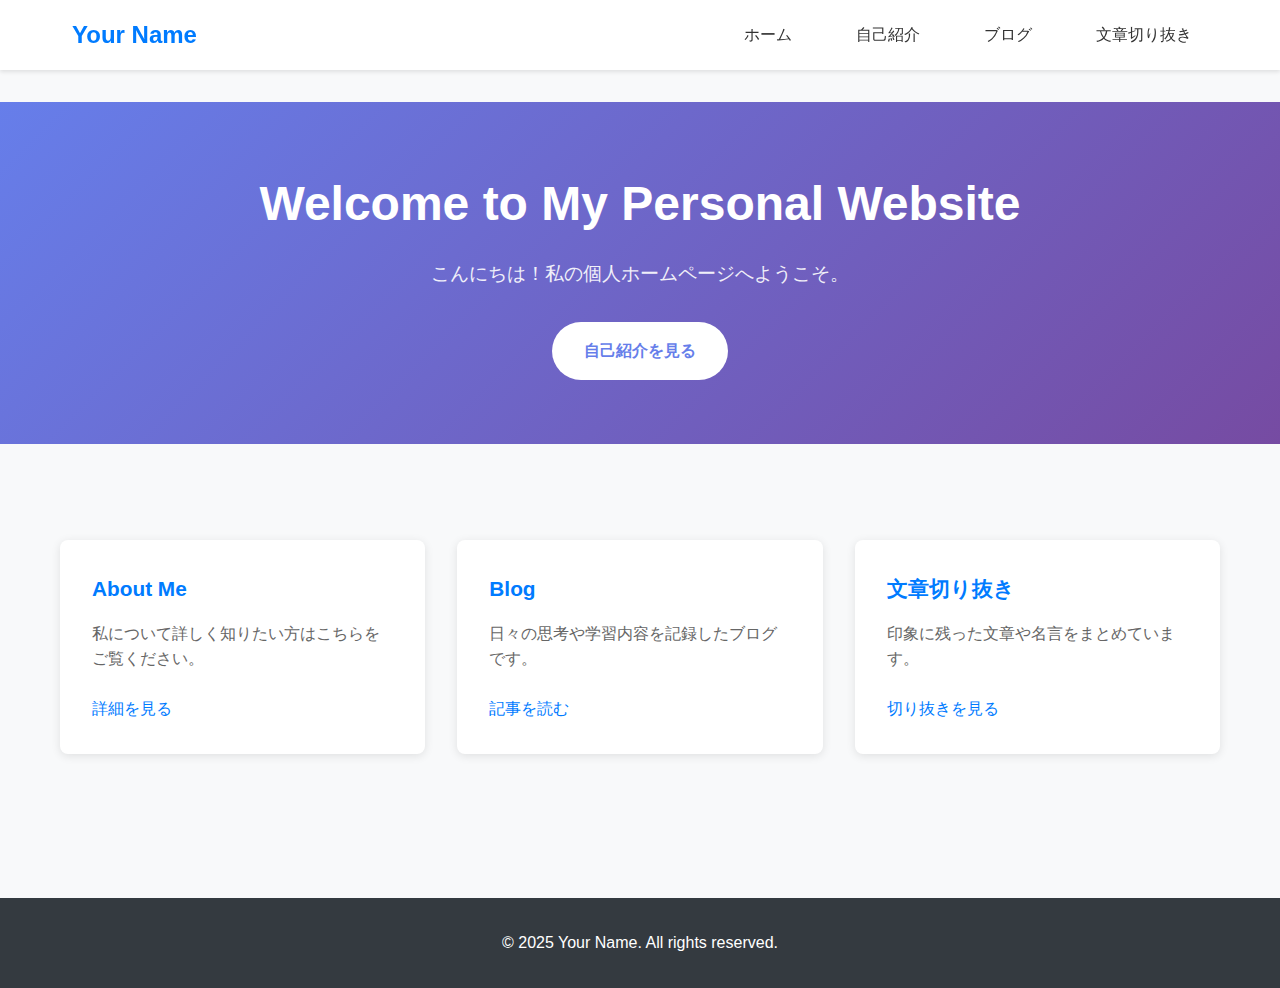
<file: index.html>
<!DOCTYPE html>
<html lang="ja">
<head>
    <meta charset="UTF-8">
    <meta name="viewport" content="width=device-width, initial-scale=1.0">
    <title>Your Name - Personal Website</title>
    <link rel="stylesheet" href="style.css">
</head>
<body>
    <header>
        <nav>
            <div class="logo">
                <h1>Your Name</h1>
            </div>
            <ul class="nav-links">
                <li><a href="index.html">ホーム</a></li>
                <li><a href="about.html">自己紹介</a></li>
                <li><a href="blog.html">ブログ</a></li>
                <li><a href="quotes.html">文章切り抜き</a></li>
            </ul>
        </nav>
    </header>

    <main>
        <section class="hero">
            <div class="hero-content">
                <h1>Welcome to My Personal Website</h1>
                <p>こんにちは！私の個人ホームページへようこそ。</p>
                <a href="about.html" class="cta-button">自己紹介を見る</a>
            </div>
        </section>

        <section class="preview-sections">
            <div class="container">
                <div class="preview-grid">
                    <div class="preview-card">
                        <h3>About Me</h3>
                        <p>私について詳しく知りたい方はこちらをご覧ください。</p>
                        <a href="about.html">詳細を見る</a>
                    </div>
                    <div class="preview-card">
                        <h3>Blog</h3>
                        <p>日々の思考や学習内容を記録したブログです。</p>
                        <a href="blog.html">記事を読む</a>
                    </div>
                    <div class="preview-card">
                        <h3>文章切り抜き</h3>
                        <p>印象に残った文章や名言をまとめています。</p>
                        <a href="quotes.html">切り抜きを見る</a>
                    </div>
                </div>
            </div>
        </section>
    </main>

    <footer>
        <p>&copy; 2025 Your Name. All rights reserved.</p>
    </footer>
</body>
</html>
</file>
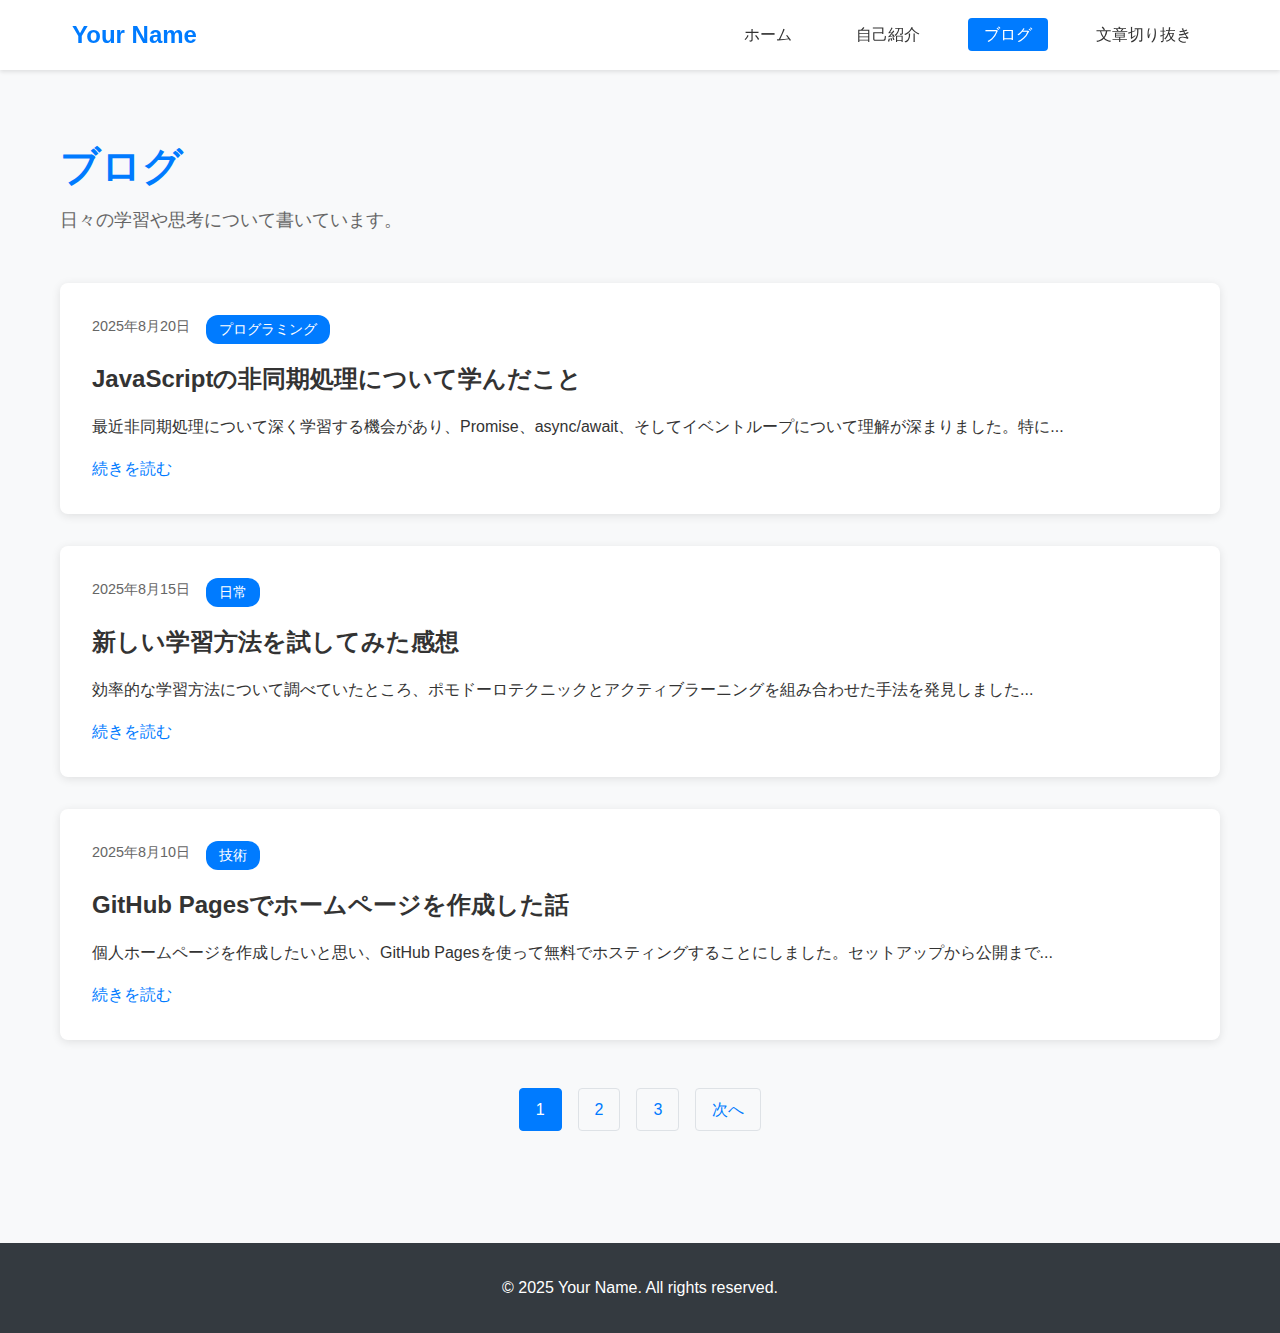
<file: blog.html>
<!DOCTYPE html>
<html lang="ja">
<head>
    <meta charset="UTF-8">
    <meta name="viewport" content="width=device-width, initial-scale=1.0">
    <title>ブログ - Your Name</title>
    <link rel="stylesheet" href="style.css">
</head>
<body>
    <header>
        <nav>
            <div class="logo">
                <h1>Your Name</h1>
            </div>
            <ul class="nav-links">
                <li><a href="index.html">ホーム</a></li>
                <li><a href="about.html">自己紹介</a></li>
                <li><a href="blog.html" class="active">ブログ</a></li>
                <li><a href="quotes.html">文章切り抜き</a></li>
            </ul>
        </nav>
    </header>

    <main>
        <section class="blog-section">
            <div class="container">
                <h1>ブログ</h1>
                <p>日々の学習や思考について書いています。</p>
                
                <div class="blog-posts">
                    <article class="blog-post">
                        <div class="post-meta">
                            <span class="post-date">2025年8月20日</span>
                            <span class="post-category">プログラミング</span>
                        </div>
                        <h2><a href="blog/post3.html">JavaScriptの非同期処理について学んだこと</a></h2>
                        <p>最近非同期処理について深く学習する機会があり、Promise、async/await、そしてイベントループについて理解が深まりました。特に...</p>
                        <a href="blog/post3.html" class="read-more">続きを読む</a>
                    </article>

                    <article class="blog-post">
                        <div class="post-meta">
                            <span class="post-date">2025年8月15日</span>
                            <span class="post-category">日常</span>
                        </div>
                        <h2><a href="blog/post2.html">新しい学習方法を試してみた感想</a></h2>
                        <p>効率的な学習方法について調べていたところ、ポモドーロテクニックとアクティブラーニングを組み合わせた手法を発見しました...</p>
                        <a href="blog/post2.html" class="read-more">続きを読む</a>
                    </article>

                    <article class="blog-post">
                        <div class="post-meta">
                            <span class="post-date">2025年8月10日</span>
                            <span class="post-category">技術</span>
                        </div>
                        <h2><a href="blog/post1.html">GitHub Pagesでホームページを作成した話</a></h2>
                        <p>個人ホームページを作成したいと思い、GitHub Pagesを使って無料でホスティングすることにしました。セットアップから公開まで...</p>
                        <a href="blog/post1.html" class="read-more">続きを読む</a>
                    </article>
                </div>

                <div class="pagination">
                    <span class="page-current">1</span>
                    <a href="#" class="page-link">2</a>
                    <a href="#" class="page-link">3</a>
                    <a href="#" class="page-next">次へ</a>
                </div>
            </div>
        </section>
    </main>

    <footer>
        <p>&copy; 2025 Your Name. All rights reserved.</p>
    </footer>
</body>
</html>
</file>
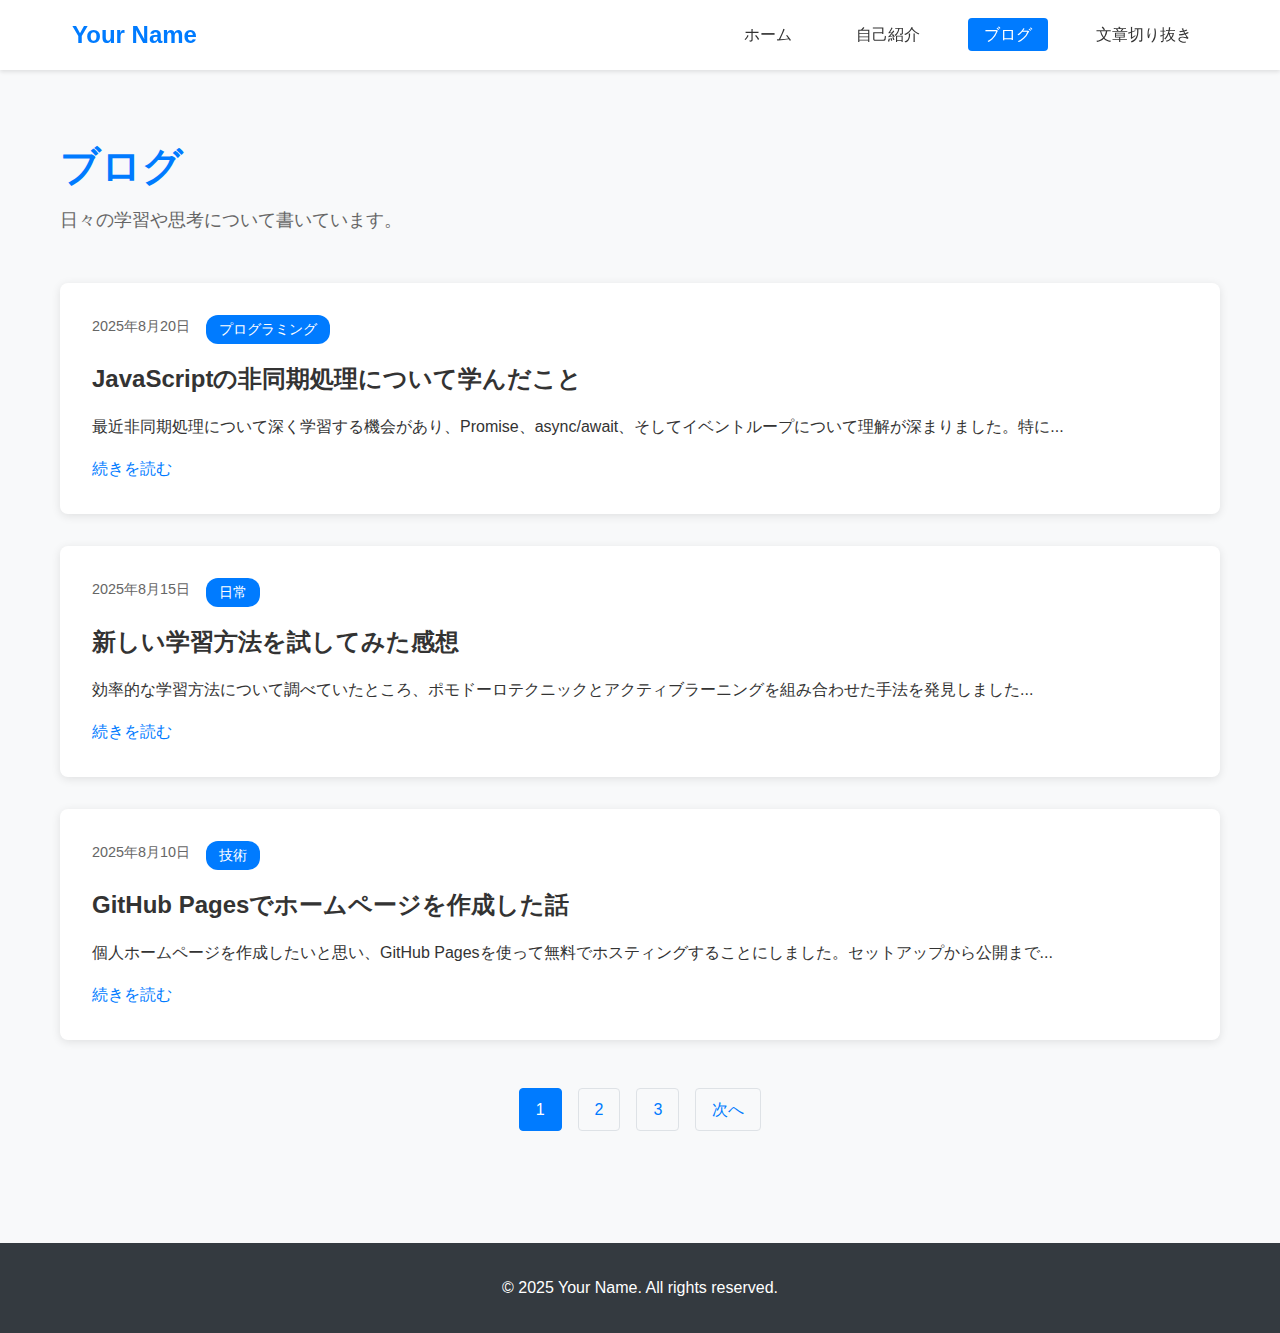
<file: homepage_blog.html>
<!DOCTYPE html>
<html lang="ja">
<head>
    <meta charset="UTF-8">
    <meta name="viewport" content="width=device-width, initial-scale=1.0">
    <title>ブログ - Your Name</title>
    <link rel="stylesheet" href="style.css">
</head>
<body>
    <header>
        <nav>
            <div class="logo">
                <h1>Your Name</h1>
            </div>
            <ul class="nav-links">
                <li><a href="index.html">ホーム</a></li>
                <li><a href="about.html">自己紹介</a></li>
                <li><a href="blog.html" class="active">ブログ</a></li>
                <li><a href="quotes.html">文章切り抜き</a></li>
            </ul>
        </nav>
    </header>

    <main>
        <section class="blog-section">
            <div class="container">
                <h1>ブログ</h1>
                <p>日々の学習や思考について書いています。</p>
                
                <div class="blog-posts">
                    <article class="blog-post">
                        <div class="post-meta">
                            <span class="post-date">2025年8月20日</span>
                            <span class="post-category">プログラミング</span>
                        </div>
                        <h2><a href="blog/post3.html">JavaScriptの非同期処理について学んだこと</a></h2>
                        <p>最近非同期処理について深く学習する機会があり、Promise、async/await、そしてイベントループについて理解が深まりました。特に...</p>
                        <a href="blog/post3.html" class="read-more">続きを読む</a>
                    </article>

                    <article class="blog-post">
                        <div class="post-meta">
                            <span class="post-date">2025年8月15日</span>
                            <span class="post-category">日常</span>
                        </div>
                        <h2><a href="blog/post2.html">新しい学習方法を試してみた感想</a></h2>
                        <p>効率的な学習方法について調べていたところ、ポモドーロテクニックとアクティブラーニングを組み合わせた手法を発見しました...</p>
                        <a href="blog/post2.html" class="read-more">続きを読む</a>
                    </article>

                    <article class="blog-post">
                        <div class="post-meta">
                            <span class="post-date">2025年8月10日</span>
                            <span class="post-category">技術</span>
                        </div>
                        <h2><a href="blog/post1.html">GitHub Pagesでホームページを作成した話</a></h2>
                        <p>個人ホームページを作成したいと思い、GitHub Pagesを使って無料でホスティングすることにしました。セットアップから公開まで...</p>
                        <a href="blog/post1.html" class="read-more">続きを読む</a>
                    </article>
                </div>

                <div class="pagination">
                    <span class="page-current">1</span>
                    <a href="#" class="page-link">2</a>
                    <a href="#" class="page-link">3</a>
                    <a href="#" class="page-next">次へ</a>
                </div>
            </div>
        </section>
    </main>

    <footer>
        <p>&copy; 2025 Your Name. All rights reserved.</p>
    </footer>
</body>
</html>
</file>
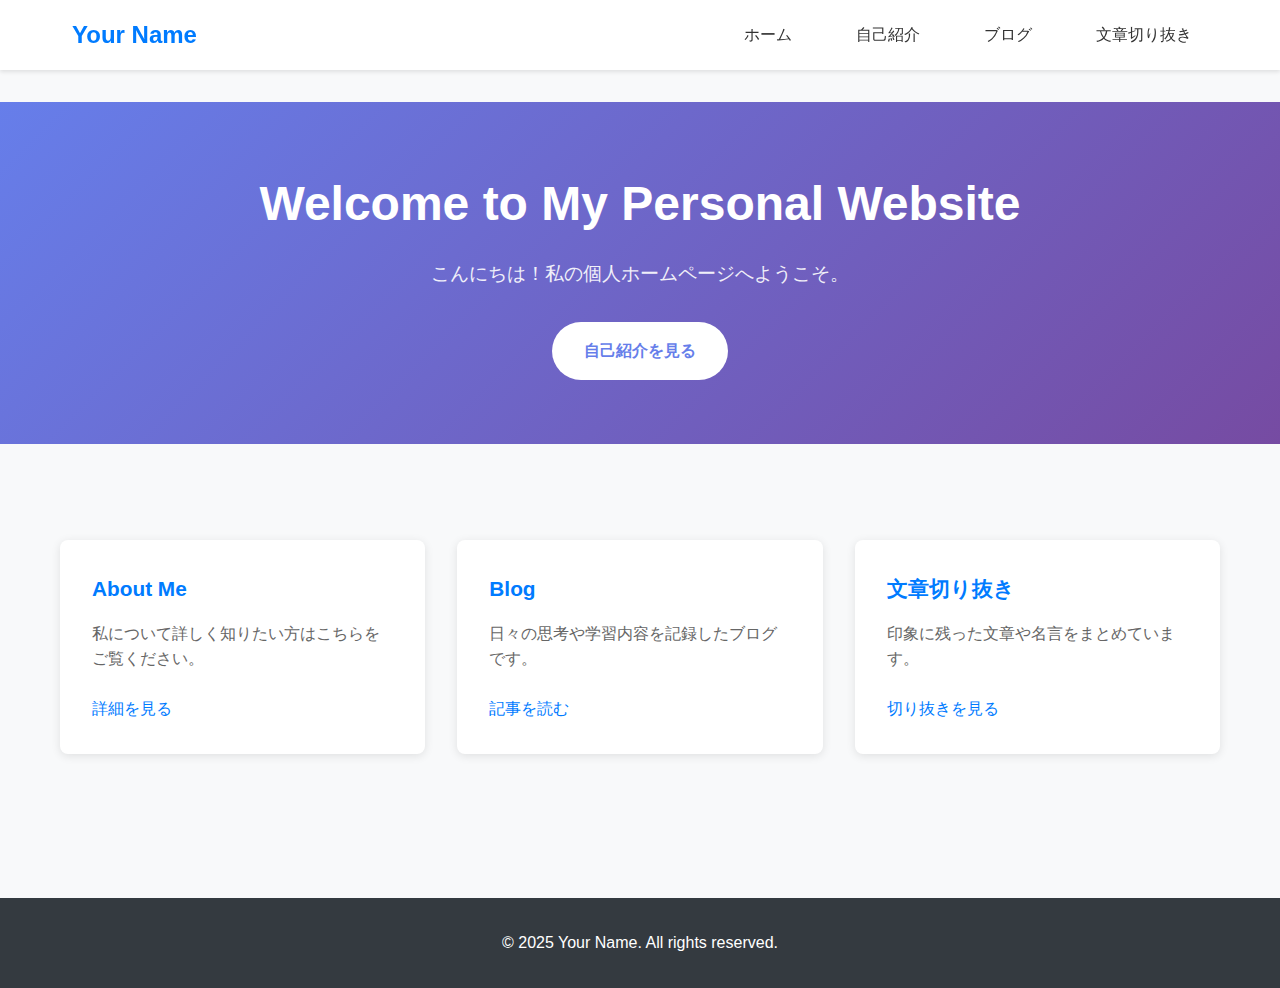
<file: homepage_index.html>
<!DOCTYPE html>
<html lang="ja">
<head>
    <meta charset="UTF-8">
    <meta name="viewport" content="width=device-width, initial-scale=1.0">
    <title>Your Name - Personal Website</title>
    <link rel="stylesheet" href="style.css">
</head>
<body>
    <header>
        <nav>
            <div class="logo">
                <h1>Your Name</h1>
            </div>
            <ul class="nav-links">
                <li><a href="index.html">ホーム</a></li>
                <li><a href="about.html">自己紹介</a></li>
                <li><a href="blog.html">ブログ</a></li>
                <li><a href="quotes.html">文章切り抜き</a></li>
            </ul>
        </nav>
    </header>

    <main>
        <section class="hero">
            <div class="hero-content">
                <h1>Welcome to My Personal Website</h1>
                <p>こんにちは！私の個人ホームページへようこそ。</p>
                <a href="about.html" class="cta-button">自己紹介を見る</a>
            </div>
        </section>

        <section class="preview-sections">
            <div class="container">
                <div class="preview-grid">
                    <div class="preview-card">
                        <h3>About Me</h3>
                        <p>私について詳しく知りたい方はこちらをご覧ください。</p>
                        <a href="about.html">詳細を見る</a>
                    </div>
                    <div class="preview-card">
                        <h3>Blog</h3>
                        <p>日々の思考や学習内容を記録したブログです。</p>
                        <a href="blog.html">記事を読む</a>
                    </div>
                    <div class="preview-card">
                        <h3>文章切り抜き</h3>
                        <p>印象に残った文章や名言をまとめています。</p>
                        <a href="quotes.html">切り抜きを見る</a>
                    </div>
                </div>
            </div>
        </section>
    </main>

    <footer>
        <p>&copy; 2025 Your Name. All rights reserved.</p>
    </footer>
</body>
</html>
</file>
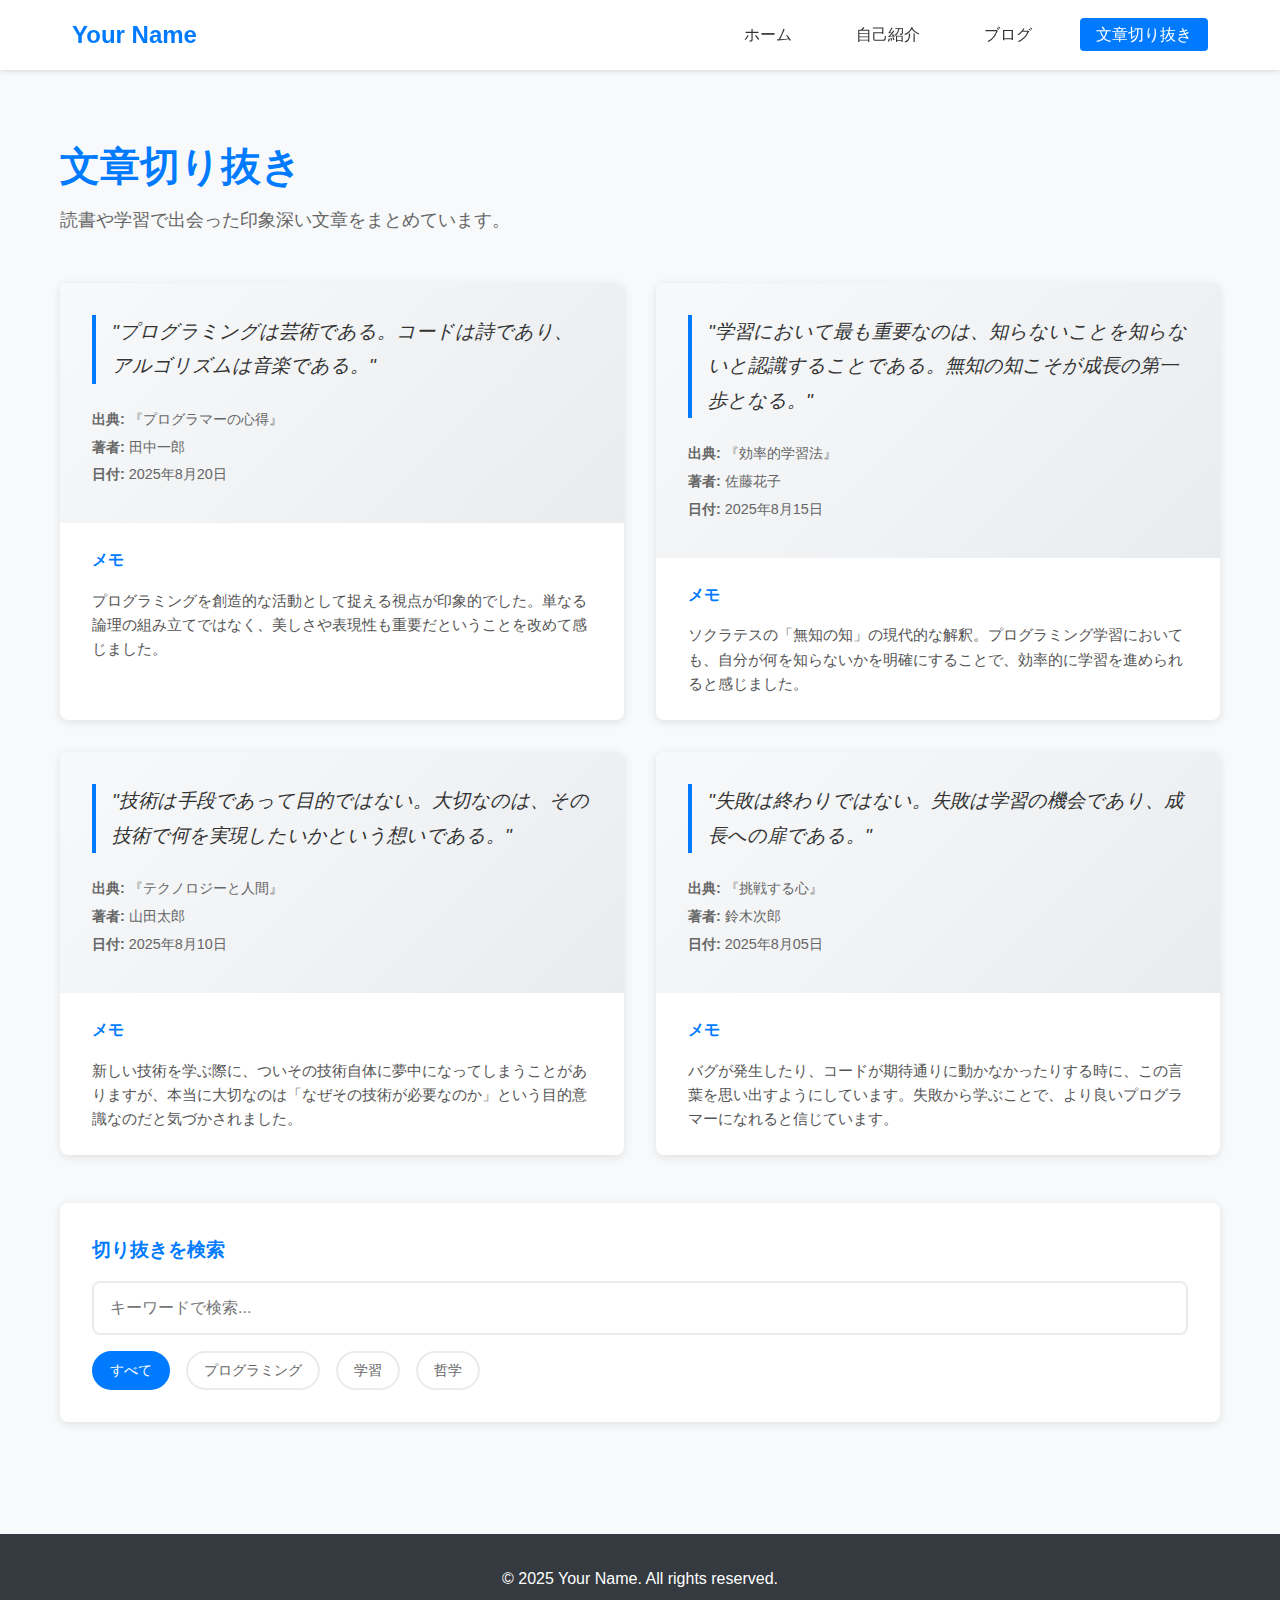
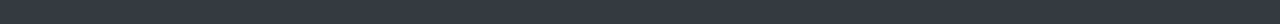
<file: homepage_quotes.html>
<!DOCTYPE html>
<html lang="ja">
<head>
    <meta charset="UTF-8">
    <meta name="viewport" content="width=device-width, initial-scale=1.0">
    <title>文章切り抜き - Your Name</title>
    <link rel="stylesheet" href="style.css">
</head>
<body>
    <header>
        <nav>
            <div class="logo">
                <h1>Your Name</h1>
            </div>
            <ul class="nav-links">
                <li><a href="index.html">ホーム</a></li>
                <li><a href="about.html">自己紹介</a></li>
                <li><a href="blog.html">ブログ</a></li>
                <li><a href="quotes.html" class="active">文章切り抜き</a></li>
            </ul>
        </nav>
    </header>

    <main>
        <section class="quotes-section">
            <div class="container">
                <h1>文章切り抜き</h1>
                <p>読書や学習で出会った印象深い文章をまとめています。</p>
                
                <div class="quotes-grid">
                    <div class="quote-card">
                        <div class="quote-content">
                            <blockquote>
                                "プログラミングは芸術である。コードは詩であり、アルゴリズムは音楽である。"
                            </blockquote>
                            <div class="quote-source">
                                <p><strong>出典:</strong> 『プログラマーの心得』</p>
                                <p><strong>著者:</strong> 田中一郎</p>
                                <p><strong>日付:</strong> 2025年8月20日</p>
                            </div>
                        </div>
                        <div class="quote-note">
                            <h4>メモ</h4>
                            <p>プログラミングを創造的な活動として捉える視点が印象的でした。単なる論理の組み立てではなく、美しさや表現性も重要だということを改めて感じました。</p>
                        </div>
                    </div>

                    <div class="quote-card">
                        <div class="quote-content">
                            <blockquote>
                                "学習において最も重要なのは、知らないことを知らないと認識することである。無知の知こそが成長の第一歩となる。"
                            </blockquote>
                            <div class="quote-source">
                                <p><strong>出典:</strong> 『効率的学習法』</p>
                                <p><strong>著者:</strong> 佐藤花子</p>
                                <p><strong>日付:</strong> 2025年8月15日</p>
                            </div>
                        </div>
                        <div class="quote-note">
                            <h4>メモ</h4>
                            <p>ソクラテスの「無知の知」の現代的な解釈。プログラミング学習においても、自分が何を知らないかを明確にすることで、効率的に学習を進められると感じました。</p>
                        </div>
                    </div>

                    <div class="quote-card">
                        <div class="quote-content">
                            <blockquote>
                                "技術は手段であって目的ではない。大切なのは、その技術で何を実現したいかという想いである。"
                            </blockquote>
                            <div class="quote-source">
                                <p><strong>出典:</strong> 『テクノロジーと人間』</p>
                                <p><strong>著者:</strong> 山田太郎</p>
                                <p><strong>日付:</strong> 2025年8月10日</p>
                            </div>
                        </div>
                        <div class="quote-note">
                            <h4>メモ</h4>
                            <p>新しい技術を学ぶ際に、ついその技術自体に夢中になってしまうことがありますが、本当に大切なのは「なぜその技術が必要なのか」という目的意識なのだと気づかされました。</p>
                        </div>
                    </div>

                    <div class="quote-card">
                        <div class="quote-content">
                            <blockquote>
                                "失敗は終わりではない。失敗は学習の機会であり、成長への扉である。"
                            </blockquote>
                            <div class="quote-source">
                                <p><strong>出典:</strong> 『挑戦する心』</p>
                                <p><strong>著者:</strong> 鈴木次郎</p>
                                <p><strong>日付:</strong> 2025年8月05日</p>
                            </div>
                        </div>
                        <div class="quote-note">
                            <h4>メモ</h4>
                            <p>バグが発生したり、コードが期待通りに動かなかったりする時に、この言葉を思い出すようにしています。失敗から学ぶことで、より良いプログラマーになれると信じています。</p>
                        </div>
                    </div>
                </div>

                <div class="search-quotes">
                    <h3>切り抜きを検索</h3>
                    <input type="text" placeholder="キーワードで検索..." class="search-input">
                    <div class="filter-tags">
                        <button class="filter-tag active" data-category="all">すべて</button>
                        <button class="filter-tag" data-category="programming">プログラミング</button>
                        <button class="filter-tag" data-category="learning">学習</button>
                        <button class="filter-tag" data-category="philosophy">哲学</button>
                    </div>
                </div>
            </div>
        </section>
    </main>

    <footer>
        <p>&copy; 2025 Your Name. All rights reserved.</p>
    </footer>

    <script>
        // 簡単な検索・フィルター機能
        const searchInput = document.querySelector('.search-input');
        const filterTags = document.querySelectorAll('.filter-tag');
        const quoteCards = document.querySelectorAll('.quote-card');

        filterTags.forEach(tag => {
            tag.addEventListener('click', () => {
                filterTags.forEach(t => t.classList.remove('active'));
                tag.classList.add('active');
                
                const category = tag.dataset.category;
                quoteCards.forEach(card => {
                    if (category === 'all') {
                        card.style.display = 'block';
                    } else {
                        // 実際の実装では、カードにカテゴリーのdata属性を追加する必要があります
                        card.style.display = 'block';
                    }
                });
            });
        });

        searchInput.addEventListener('input', (e) => {
            const searchTerm = e.target.value.toLowerCase();
            quoteCards.forEach(card => {
                const content = card.textContent.toLowerCase();
                card.style.display = content.includes(searchTerm) ? 'block' : 'none';
            });
        });
    </script>
</body>
</html>
</file>
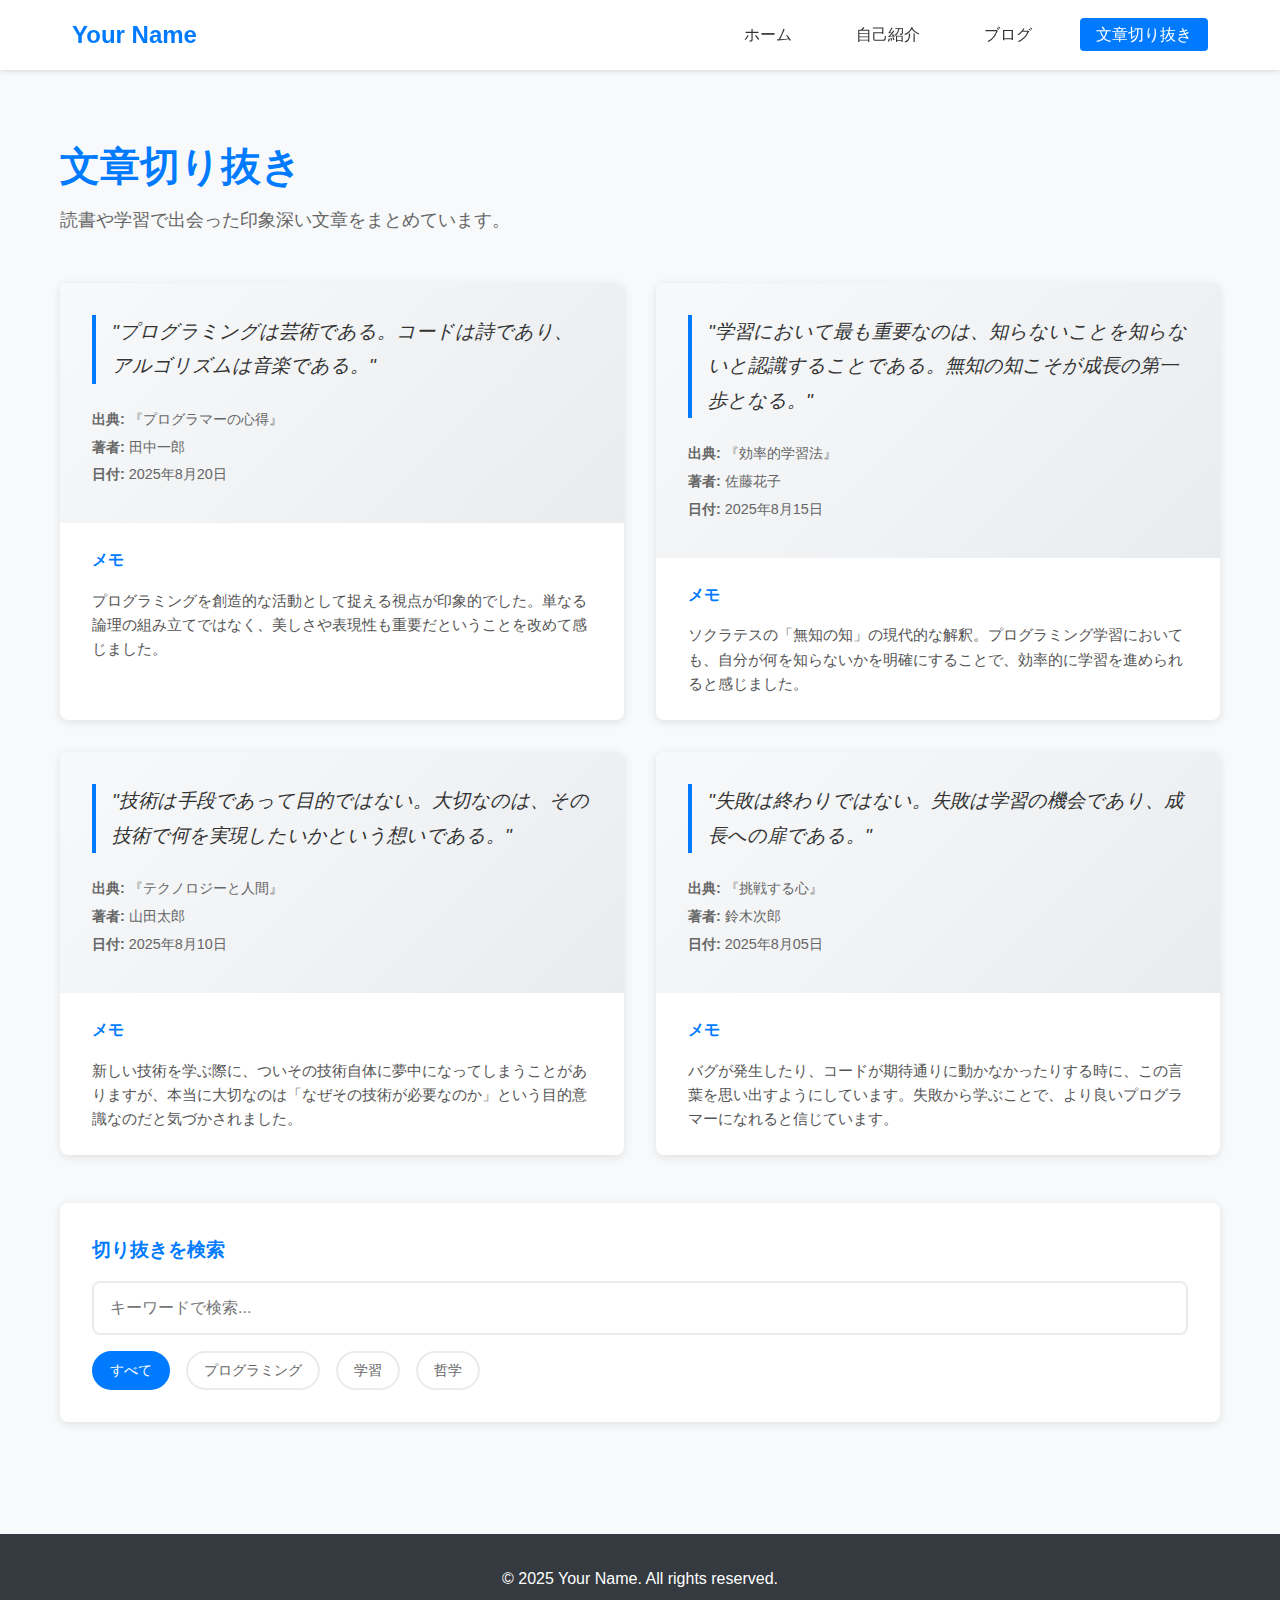
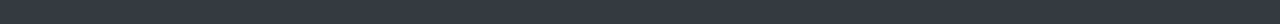
<file: quotes.html>
<!DOCTYPE html>
<html lang="ja">
<head>
    <meta charset="UTF-8">
    <meta name="viewport" content="width=device-width, initial-scale=1.0">
    <title>文章切り抜き - Your Name</title>
    <link rel="stylesheet" href="style.css">
</head>
<body>
    <header>
        <nav>
            <div class="logo">
                <h1>Your Name</h1>
            </div>
            <ul class="nav-links">
                <li><a href="index.html">ホーム</a></li>
                <li><a href="about.html">自己紹介</a></li>
                <li><a href="blog.html">ブログ</a></li>
                <li><a href="quotes.html" class="active">文章切り抜き</a></li>
            </ul>
        </nav>
    </header>

    <main>
        <section class="quotes-section">
            <div class="container">
                <h1>文章切り抜き</h1>
                <p>読書や学習で出会った印象深い文章をまとめています。</p>
                
                <div class="quotes-grid">
                    <div class="quote-card">
                        <div class="quote-content">
                            <blockquote>
                                "プログラミングは芸術である。コードは詩であり、アルゴリズムは音楽である。"
                            </blockquote>
                            <div class="quote-source">
                                <p><strong>出典:</strong> 『プログラマーの心得』</p>
                                <p><strong>著者:</strong> 田中一郎</p>
                                <p><strong>日付:</strong> 2025年8月20日</p>
                            </div>
                        </div>
                        <div class="quote-note">
                            <h4>メモ</h4>
                            <p>プログラミングを創造的な活動として捉える視点が印象的でした。単なる論理の組み立てではなく、美しさや表現性も重要だということを改めて感じました。</p>
                        </div>
                    </div>

                    <div class="quote-card">
                        <div class="quote-content">
                            <blockquote>
                                "学習において最も重要なのは、知らないことを知らないと認識することである。無知の知こそが成長の第一歩となる。"
                            </blockquote>
                            <div class="quote-source">
                                <p><strong>出典:</strong> 『効率的学習法』</p>
                                <p><strong>著者:</strong> 佐藤花子</p>
                                <p><strong>日付:</strong> 2025年8月15日</p>
                            </div>
                        </div>
                        <div class="quote-note">
                            <h4>メモ</h4>
                            <p>ソクラテスの「無知の知」の現代的な解釈。プログラミング学習においても、自分が何を知らないかを明確にすることで、効率的に学習を進められると感じました。</p>
                        </div>
                    </div>

                    <div class="quote-card">
                        <div class="quote-content">
                            <blockquote>
                                "技術は手段であって目的ではない。大切なのは、その技術で何を実現したいかという想いである。"
                            </blockquote>
                            <div class="quote-source">
                                <p><strong>出典:</strong> 『テクノロジーと人間』</p>
                                <p><strong>著者:</strong> 山田太郎</p>
                                <p><strong>日付:</strong> 2025年8月10日</p>
                            </div>
                        </div>
                        <div class="quote-note">
                            <h4>メモ</h4>
                            <p>新しい技術を学ぶ際に、ついその技術自体に夢中になってしまうことがありますが、本当に大切なのは「なぜその技術が必要なのか」という目的意識なのだと気づかされました。</p>
                        </div>
                    </div>

                    <div class="quote-card">
                        <div class="quote-content">
                            <blockquote>
                                "失敗は終わりではない。失敗は学習の機会であり、成長への扉である。"
                            </blockquote>
                            <div class="quote-source">
                                <p><strong>出典:</strong> 『挑戦する心』</p>
                                <p><strong>著者:</strong> 鈴木次郎</p>
                                <p><strong>日付:</strong> 2025年8月05日</p>
                            </div>
                        </div>
                        <div class="quote-note">
                            <h4>メモ</h4>
                            <p>バグが発生したり、コードが期待通りに動かなかったりする時に、この言葉を思い出すようにしています。失敗から学ぶことで、より良いプログラマーになれると信じています。</p>
                        </div>
                    </div>
                </div>

                <div class="search-quotes">
                    <h3>切り抜きを検索</h3>
                    <input type="text" placeholder="キーワードで検索..." class="search-input">
                    <div class="filter-tags">
                        <button class="filter-tag active" data-category="all">すべて</button>
                        <button class="filter-tag" data-category="programming">プログラミング</button>
                        <button class="filter-tag" data-category="learning">学習</button>
                        <button class="filter-tag" data-category="philosophy">哲学</button>
                    </div>
                </div>
            </div>
        </section>
    </main>

    <footer>
        <p>&copy; 2025 Your Name. All rights reserved.</p>
    </footer>

    <script>
        // 簡単な検索・フィルター機能
        const searchInput = document.querySelector('.search-input');
        const filterTags = document.querySelectorAll('.filter-tag');
        const quoteCards = document.querySelectorAll('.quote-card');

        filterTags.forEach(tag => {
            tag.addEventListener('click', () => {
                filterTags.forEach(t => t.classList.remove('active'));
                tag.classList.add('active');
                
                const category = tag.dataset.category;
                quoteCards.forEach(card => {
                    if (category === 'all') {
                        card.style.display = 'block';
                    } else {
                        // 実際の実装では、カードにカテゴリーのdata属性を追加する必要があります
                        card.style.display = 'block';
                    }
                });
            });
        });

        searchInput.addEventListener('input', (e) => {
            const searchTerm = e.target.value.toLowerCase();
            quoteCards.forEach(card => {
                const content = card.textContent.toLowerCase();
                card.style.display = content.includes(searchTerm) ? 'block' : 'none';
            });
        });
    </script>
</body>
</html>
</file>
<file: style.css>
/* リセット・基本スタイル */
* {
    margin: 0;
    padding: 0;
    box-sizing: border-box;
}

body {
    font-family: 'Hiragino Sans', 'Hiragino Kaku Gothic ProN', 'Yu Gothic', 'Meiryo', sans-serif;
    line-height: 1.6;
    color: #333;
    background-color: #f8f9fa;
}

a {
    text-decoration: none;
    color: #007bff;
    transition: color 0.3s ease;
}

a:hover {
    color: #0056b3;
}

.container {
    max-width: 1200px;
    margin: 0 auto;
    padding: 0 20px;
}

/* ヘッダー・ナビゲーション */
header {
    background-color: #fff;
    box-shadow: 0 2px 4px rgba(0,0,0,0.1);
    position: sticky;
    top: 0;
    z-index: 100;
}

nav {
    display: flex;
    justify-content: space-between;
    align-items: center;
    padding: 1rem 2rem;
    max-width: 1200px;
    margin: 0 auto;
}

.logo h1 {
    color: #007bff;
    font-size: 1.5rem;
}

.nav-links {
    display: flex;
    list-style: none;
    gap: 2rem;
}

.nav-links a {
    color: #333;
    font-weight: 500;
    padding: 0.5rem 1rem;
    border-radius: 4px;
    transition: background-color 0.3s ease;
}

.nav-links a:hover,
.nav-links a.active {
    background-color: #007bff;
    color: #fff;
}

/* メインコンテンツ */
main {
    min-height: calc(100vh - 120px);
    padding: 2rem 0;
}

/* ヒーローセクション */
.hero {
    background: linear-gradient(135deg, #667eea 0%, #764ba2 100%);
    color: white;
    text-align: center;
    padding: 4rem 0;
    margin-bottom: 3rem;
}

.hero-content h1 {
    font-size: 3rem;
    margin-bottom: 1rem;
}

.hero-content p {
    font-size: 1.2rem;
    margin-bottom: 2rem;
    opacity: 0.9;
}

.cta-button {
    display: inline-block;
    background-color: #fff;
    color: #667eea;
    padding: 1rem 2rem;
    border-radius: 50px;
    font-weight: bold;
    transition: transform 0.3s ease, box-shadow 0.3s ease;
}

.cta-button:hover {
    transform: translateY(-2px);
    box-shadow: 0 4px 8px rgba(0,0,0,0.2);
}

/* プレビューセクション */
.preview-sections {
    padding: 3rem 0;
}

.preview-grid {
    display: grid;
    grid-template-columns: repeat(auto-fit, minmax(300px, 1fr));
    gap: 2rem;
}

.preview-card {
    background-color: #fff;
    padding: 2rem;
    border-radius: 8px;
    box-shadow: 0 2px 10px rgba(0,0,0,0.1);
    transition: transform 0.3s ease, box-shadow 0.3s ease;
}

.preview-card:hover {
    transform: translateY(-5px);
    box-shadow: 0 4px 20px rgba(0,0,0,0.15);
}

.preview-card h3 {
    color: #007bff;
    margin-bottom: 1rem;
    font-size: 1.3rem;
}

.preview-card p {
    margin-bottom: 1.5rem;
    color: #666;
}

/* 自己紹介ページ */
.about-section {
    padding: 2rem 0;
}

.about-content {
    display: grid;
    grid-template-columns: 300px 1fr;
    gap: 3rem;
    background-color: #fff;
    padding: 3rem;
    border-radius: 8px;
    box-shadow: 0 2px 10px rgba(0,0,0,0.1);
}

.profile-image img {
    width: 100%;
    border-radius: 50%;
    box-shadow: 0 4px 20px rgba(0,0,0,0.1);
}

.about-text h1 {
    color: #007bff;
    margin-bottom: 0.5rem;
    font-size: 2rem;
}

.about-text h2 {
    color: #333;
    margin-bottom: 1rem;
    font-size: 1.5rem;
}

.about-text h3 {
    color: #007bff;
    margin-top: 2rem;
    margin-bottom: 1rem;
    font-size: 1.2rem;
}

.skills {
    display: flex;
    flex-wrap: wrap;
    gap: 0.5rem;
    margin: 1rem 0;
}

.skill-tag {
    background-color: #e9ecef;
    color: #495057;
    padding: 0.5rem 1rem;
    border-radius: 20px;
    font-size: 0.9rem;
}

.contact-info {
    margin-top: 1rem;
}

.contact-info p {
    margin-bottom: 0.5rem;
}

/* ブログページ */
.blog-section {
    padding: 2rem 0;
}

.blog-section h1 {
    color: #007bff;
    margin-bottom: 0.5rem;
    font-size: 2.5rem;
}

.blog-section > .container > p {
    color: #666;
    margin-bottom: 3rem;
    font-size: 1.1rem;
}

.blog-posts {
    display: flex;
    flex-direction: column;
    gap: 2rem;
}

.blog-post {
    background-color: #fff;
    padding: 2rem;
    border-radius: 8px;
    box-shadow: 0 2px 10px rgba(0,0,0,0.1);
    transition: transform 0.3s ease, box-shadow 0.3s ease;
}

.blog-post:hover {
    transform: translateY(-2px);
    box-shadow: 0 4px 20px rgba(0,0,0,0.15);
}

.post-meta {
    display: flex;
    gap: 1rem;
    margin-bottom: 1rem;
    font-size: 0.9rem;
}

.post-date {
    color: #666;
}

.post-category {
    background-color: #007bff;
    color: white;
    padding: 0.2rem 0.8rem;
    border-radius: 12px;
}

.blog-post h2 {
    margin-bottom: 1rem;
    font-size: 1.5rem;
}

.blog-post h2 a {
    color: #333;
}

.blog-post h2 a:hover {
    color: #007bff;
}

.read-more {
    color: #007bff;
    font-weight: 500;
    display: inline-block;
    margin-top: 1rem;
}

.pagination {
    display: flex;
    justify-content: center;
    gap: 1rem;
    margin-top: 3rem;
}

.pagination a,
.page-current {
    padding: 0.5rem 1rem;
    border: 1px solid #dee2e6;
    border-radius: 4px;
    color: #007bff;
}

.page-current {
    background-color: #007bff;
    color: white;
    border-color: #007bff;
}

/* 文章切り抜きページ */
.quotes-section {
    padding: 2rem 0;
}

.quotes-section h1 {
    color: #007bff;
    margin-bottom: 0.5rem;
    font-size: 2.5rem;
}

.quotes-section > .container > p {
    color: #666;
    margin-bottom: 3rem;
    font-size: 1.1rem;
}

.quotes-grid {
    display: grid;
    grid-template-columns: repeat(auto-fit, minmax(400px, 1fr));
    gap: 2rem;
    margin-bottom: 3rem;
}

.quote-card {
    background-color: #fff;
    border-radius: 8px;
    box-shadow: 0 2px 10px rgba(0,0,0,0.1);
    transition: transform 0.3s ease, box-shadow 0.3s ease;
    overflow: hidden;
}

.quote-card:hover {
    transform: translateY(-3px);
    box-shadow: 0 4px 20px rgba(0,0,0,0.15);
}

.quote-content {
    padding: 2rem;
    background: linear-gradient(135deg, #f8f9fa 0%, #e9ecef 100%);
}

.quote-content blockquote {
    font-size: 1.2rem;
    font-style: italic;
    line-height: 1.8;
    margin-bottom: 1.5rem;
    color: #333;
    position: relative;
    padding-left: 1rem;
    border-left: 4px solid #007bff;
}

.quote-source {
    font-size: 0.9rem;
    color: #666;
}

.quote-source p {
    margin-bottom: 0.3rem;
}

.quote-note {
    padding: 1.5rem 2rem;
}

.quote-note h4 {
    color: #007bff;
    margin-bottom: 1rem;
    font-size: 1rem;
}

.quote-note p {
    color: #555;
    font-size: 0.95rem;
    line-height: 1.6;
}

.search-quotes {
    background-color: #fff;
    padding: 2rem;
    border-radius: 8px;
    box-shadow: 0 2px 10px rgba(0,0,0,0.1);
}

.search-quotes h3 {
    color: #007bff;
    margin-bottom: 1rem;
}

.search-input {
    width: 100%;
    padding: 1rem;
    border: 2px solid #e9ecef;
    border-radius: 8px;
    font-size: 1rem;
    margin-bottom: 1rem;
    transition: border-color 0.3s ease;
}

.search-input:focus {
    outline: none;
    border-color: #007bff;
}

.filter-tags {
    display: flex;
    gap: 1rem;
    flex-wrap: wrap;
}

.filter-tag {
    padding: 0.5rem 1rem;
    border: 2px solid #e9ecef;
    background-color: #fff;
    color: #666;
    border-radius: 20px;
    cursor: pointer;
    transition: all 0.3s ease;
    font-size: 0.9rem;
}

.filter-tag:hover {
    border-color: #007bff;
    color: #007bff;
}

.filter-tag.active {
    background-color: #007bff;
    color: white;
    border-color: #007bff;
}

/* フッター */
footer {
    background-color: #343a40;
    color: white;
    text-align: center;
    padding: 2rem 0;
    margin-top: 3rem;
}

/* レスポンシブデザイン */
@media (max-width: 768px) {
    nav {
        flex-direction: column;
        gap: 1rem;
        padding: 1rem;
    }
    
    .nav-links {
        gap: 1rem;
    }
    
    .hero-content h1 {
        font-size: 2rem;
    }
    
    .preview-grid {
        grid-template-columns: 1fr;
    }
    
    .about-content {
        grid-template-columns: 1fr;
        text-align: center;
        gap: 2rem;
    }
    
    .profile-image {
        max-width: 250px;
        margin: 0 auto;
    }
    
    .quotes-grid {
        grid-template-columns: 1fr;
    }
    
    .filter-tags {
        justify-content: center;
    }
    
    .container {
        padding: 0 15px;
    }
}

@media (max-width: 480px) {
    .nav-links {
        flex-direction: column;
        gap: 0.5rem;
        width: 100%;
    }
    
    .nav-links a {
        text-align: center;
        width: 100%;
    }
    
    .hero {
        padding: 2rem 0;
    }
    
    .hero-content h1 {
        font-size: 1.5rem;
    }
    
    .about-content,
    .blog-post,
    .quote-card,
    .search-quotes {
        padding: 1.5rem;
    }
    
    .quotes-grid {
        grid-template-columns: 1fr;
    }
    
    .quote-card {
        min-width: unset;
    }
}
</file>
